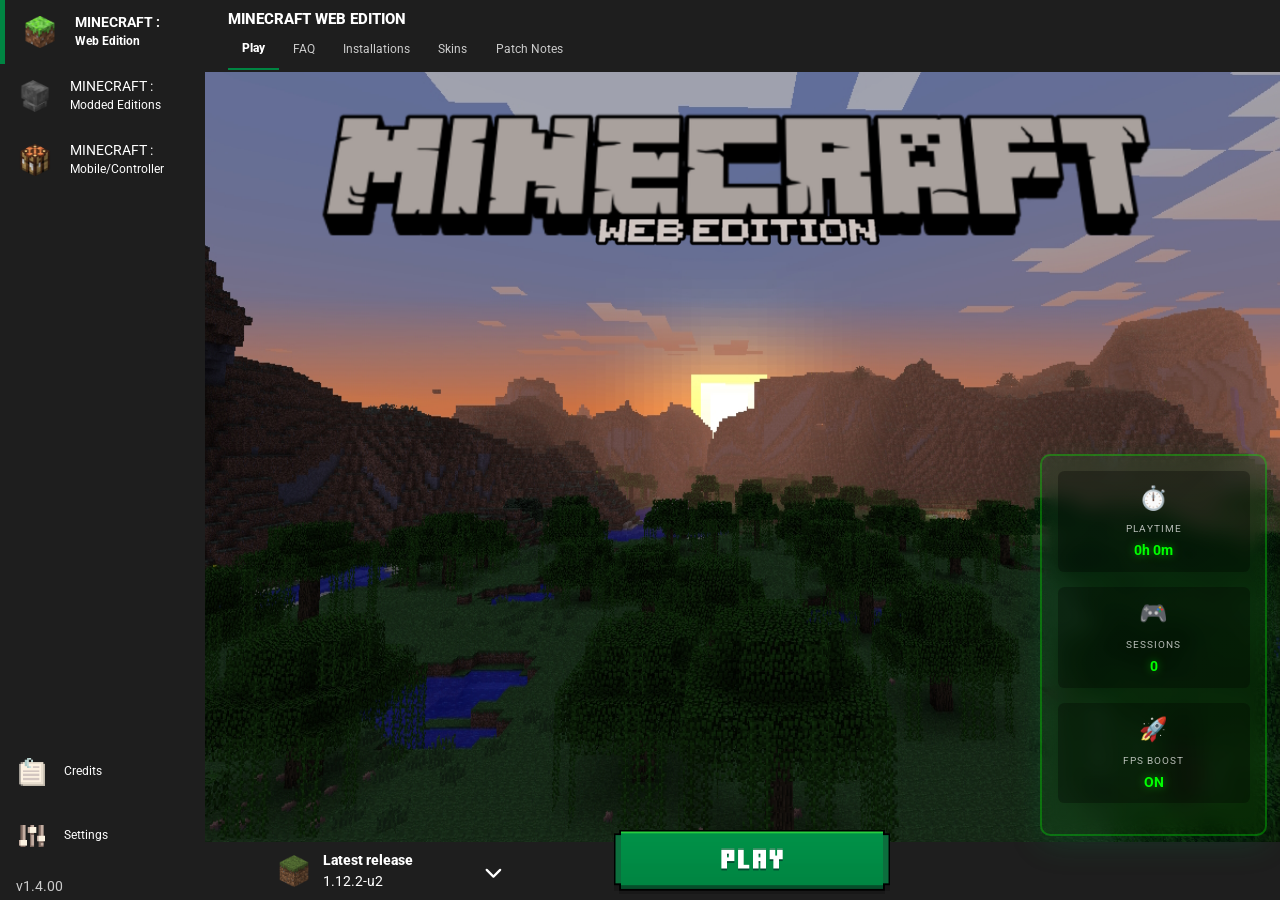
<file: index.html>
<!DOCTYPE html>
<html lang="en">

<head>
    <meta charset="UTF-8">
    <meta name="viewport" content="width=device-width, initial-scale=1.0">
    <title>Minecraft Launcher</title>
    <link rel="stylesheet" href="./css/style.css">
    <link rel="stylesheet" media="screen and (max-width: 1100px)" href="css/screensize.css">
    <link rel="stylesheet" media="screen and (max-height: 550px)" href="css/screensize.css">
    <link rel="shortcut icon" href="./assets/images/logo.png" type="image/x-icon">
    <link href="https://fonts.googleapis.com/css2?family=Roboto&display=swap" rel="stylesheet">
    <meta content="Ampler Launcher" property="og:title">
    <meta content="A minecraft themed launcher for Eaglercraft!" property="og:description">
    <meta content="https://irv77.github.io/AmplerLauncher/" property="og:url">
    <meta content="https://irv77.github.io/AmplerLauncher/assets/images/logo.png" property="og:image">
    <meta content="#786d81" data-react-helmet="true" name="theme-color">
</head>

<body>
    <div id="notescreen"></div>
    <div id="naerror" class="error">
        <div>
            <p style="margin-left: 1vw;" class="bolded">SORRY!</p>
            <p style="color: goldenrod;" id="errortext">This feature hasn't been made yet.</p>
        </div>
    </div>
    <div id="screenerror" class="error">
        <div>
            <p style="margin-left: 1vw;" class="bolded">ERROR!</p>
            <p>Currently this screen resolution is buggy.</p>
        </div>
    </div>
 <!-- OPTIONAL EMPTY SLOT -->
    <div class="sidebar" id="sidebar">

    <div onclick="webedition()" id="gtabs2" class="sidebarOptions selected">
        <img src="./assets/images/sidebar/i-web.png">
        <div class="gTabsText"><p class="eaglercraftText">MINECRAFT :</p><p>Web Edition</p></div>
    </div>

    <div onclick="moddededition()" id="gtabs3" class="sidebarOptions">
        <img src="./assets/images/sidebar/i-modded.png">
        <div class="gTabsText"><p class="eaglercraftText">MINECRAFT :</p><p>Modded Editions</p></div>
    </div>

    <div onclick="eaglercontrols()" id="gtabs4" class="sidebarOptions">
        <img src="./assets/images/sidebar/i-controls.png">
        <div class="gTabsText"><p class="eaglercraftText">MINECRAFT :</p><p>Mobile/Controller</p></div>
    </div>

    <div id="gtabs5" class="sidebarOptions sidebarBottom" onclick="errorNA('credits')">
        <img src="./assets/images/sidebar/m-credits.png">
        <div class="gTabsText"><p>Credits</p></div>
    </div>

    <div id="gtabs6" class="sidebarOptions sidebarBottom" onclick="toggleSettings()">
        <img src="./assets/images/sidebar/m-settings.png">
        <div class="gTabsText"><p>Settings</p></div>
    </div>

    <div class="launcherVersion"><p>v1.4.00</p></div>
    
</div>

    <div class="mainPage">
        <!-- Settings Panel (Super Cool Feature #1) -->
        <div id="settingsPanel" class="settings-panel">
            <div class="settings-header">
                <h2>⚙️ LAUNCHER SETTINGS</h2>
                <button class="close-btn" onclick="toggleSettings()">✕</button>
            </div>
            <div class="settings-content">
                <div class="setting-item">
                    <label>🎨 Theme</label>
                    <select id="themeSelect" onchange="changeTheme()">
                        <option value="dark">Dark Mode</option>
                        <option value="light">Light Mode</option>
                        <option value="neon">Neon Mode</option>
                    </select>
                </div>
                <div class="setting-item">
                    <label>🔊 Volume</label>
                    <input type="range" id="volumeSlider" min="0" max="100" value="70" onchange="setVolume()">
                </div>
                <div class="setting-item">
                    <label>⚡ Performance Mode</label>
                    <input type="checkbox" id="perfMode" onchange="togglePerformanceMode()">
                </div>
                <div class="setting-item">
                    <label>💾 Auto-Save</label>
                    <input type="checkbox" id="autoSave" checked onchange="toggleAutoSave()">
                </div>
            </div>
        </div>

        <!-- Quick Stats Widget (Super Cool Feature #2) -->
        <div class="stats-widget">
            <div class="stat-item">
                <span class="stat-icon">⏱️</span>
                <span class="stat-label">Playtime</span>
                <span id="playtimeDisplay" class="stat-value">0h 0m</span>
            </div>
            <div class="stat-item">
                <span class="stat-icon">🎮</span>
                <span class="stat-label">Sessions</span>
                <span id="sessionsDisplay" class="stat-value">0</span>
            </div>
            <div class="stat-item">
                <span class="stat-icon">🚀</span>
                <span class="stat-label">FPS Boost</span>
                <span id="fpsBoostDisplay" class="stat-value">ON</span>
            </div>
        </div>

        <div class="gameHeader">
            <p id="gameedition" class="currentGame bolded">MINECRAFT WEB EDITION</p>
                <ul class="gameTabs">
                    <li id="header1" class="headerButtons selected" onclick="playheader()">Play</li>
                    <li id="header2" style="display: none;" class="headerButtons" onclick="modsheader()">Mods</li>
                    <li id="header3" class="headerButtons" onclick="faqsheader()">FAQ</li>
                    <li id="header4" class="headerButtons" onclick="installationheader()">Installations</li>
                    <li id="header5" class="headerButtons" onclick="skinsheader()">Skins</li>
                    <li id="header6" class="headerButtons" onclick="patchnotesheader()">Patch Notes</li>
                </ul>
        </div>
        <div id="mods">
            <img class="modketplace-title" src="./assets/images/modketplace-title.png" alt="modketplace">
            <p class="bolded modssubtitle">Community mods for the Mineforge Installation.</p>
            <div id="modsbox"></div>
        </div>
        <div id="faq">
            <p class="bolded faqtitle">Frequently Asked Questions</p>
            <p>Here are some frequently asked questions about Minecraft Launcher.</p>
            <div id="faqbox"></div>
        </div>
        <div id="skins">
            <div class="skinsPanel">
                <div class="skinsHeader bolded">Upload a skin</div>
                <div class="skinsBody">
                    <div class="skinsPreview">
                        <div class="skinsPreviewFrame">
                            <img id="skinPreview" alt="Skin preview">
                        </div>
                        <p id="skinStatus">No skin uploaded yet.</p>
                    </div>
                    <div class="skinsControls">
                        <label class="skinsUpload">
                            <input id="skinFile" type="file" accept="image/png">
                            <span class="skinsUploadButton bolded">Choose PNG</span>
                            <span class="skinsUploadHint">64x64 or 64x32</span>
                        </label>
                        <div class="skinsModel">
                            <p class="bolded">Model</p>
                            <label><input type="radio" name="skinModel" value="default" checked> Default (Steve)</label>
                            <label><input type="radio" name="skinModel" value="slim"> Slim (Alex)</label>
                        </div>
                        <button id="skinClear" class="skinsClearButton">Clear skin</button>
                    </div>
                </div>
            </div>
        </div>
        <div id="installations"><div id="installationsbox"></div></div>
        <div id="game-bg" style="background-image: url(./assets/images/web-edition.jpg?v=20260129);">
            <img id="game-title" class="web-title" src="./assets/images/web-title.png?v=20260129" alt="eaglercraft">
        </div>
        <div id="patchNotes">
            <div style="padding: 2vh 3vw 7vh;">
                <p class="bolded patchnotes-title">Versions</p>
                <div class="versionscontainer">
                    <input class="versionBox" type="checkbox" onchange="sortnote('game')" checked><p>Game Releases</p><input class="versionBox" type="checkbox" onchange="sortnote('site')" checked>
                </div>
                <hr>
                <div id="patchnotesbox"></div>
            </div>
        </div>
        <div id="gameSelection">
                <div class="dropdownSelector" onclick="dropdowntoggle()">
                    <div style="display: flex; gap: 1vw;">
                        <div class="centeredIcon">
                            <img id="gameicon" src="./assets/images/mc-icons/grass.png" style="width: 2.5vw;" />
                        </div>
                        <div class="versionText">
                            <p id="gametitle" class="bolded">Latest release</p>
                            <p id="gameversion">1.12.2-u2</p>
                        </div>
                        <div id="dropdownuparrow" class="centeredIcon">
                            <svg xmlns="http://www.w3.org/2000/svg" width="24" height="24"
                                 viewBox="0 0 20 20" fill="none" stroke="currentColor" stroke-width="2"
                                 stroke-linecap="round" stroke-linejoin="round" class="dropdownIcon">
                                <path stroke="none" d="M0 0h24v24H0z" fill="none" />
                                <path d="M6 9l6 6l6 -6" />
                            </svg>
                        </div>
                    </div>
                </div>
            <div id="dropdn" class="dropdownMenu" style="visibility: hidden;"></div>
            <a id="playbutton" href="mc/1.12.2"><div id="mainbutton" class="playButton"></div></a>
        </div>
    </div>
    <script src="./js/index.js"></script>
    <script>
        // Super Cool Features Implementation
        
        // Feature #1: Settings Panel Toggle
        function toggleSettings() {
            const panel = document.getElementById('settingsPanel');
            panel.style.display = panel.style.display === 'none' ? 'block' : 'none';
        }

        // Feature #2: Theme Changer
        function changeTheme() {
            const theme = document.getElementById('themeSelect').value;
            const root = document.documentElement;
            
            if (theme === 'dark') {
                root.style.setProperty('--ui-main', '#1e1e1e');
                root.style.setProperty('--ui-main-light', '#353535');
            } else if (theme === 'light') {
                root.style.setProperty('--ui-main', '#f5f5f5');
                root.style.setProperty('--ui-main-light', '#e0e0e0');
                document.body.style.color = '#000';
            } else if (theme === 'neon') {
                root.style.setProperty('--ui-main', '#0a0e27');
                root.style.setProperty('--ui-main-light', '#1a1f3a');
                root.style.setProperty('--ui-select', '#00ff00');
            }
            localStorage.setItem('launcherTheme', theme);
        }

        // Feature #3: Volume Control
        function setVolume() {
            const volume = document.getElementById('volumeSlider').value;
            localStorage.setItem('launcherVolume', volume);
        }

        // Feature #4: Performance Mode
        function togglePerformanceMode() {
            const isOn = document.getElementById('perfMode').checked;
            localStorage.setItem('performanceMode', isOn);
            console.log('Performance Mode:', isOn ? 'ON' : 'OFF');
        }

        // Feature #5: Auto-Save Toggle
        function toggleAutoSave() {
            const isOn = document.getElementById('autoSave').checked;
            localStorage.setItem('autoSave', isOn);
        }

        // Feature #6: Playtime Tracker
        let playtimeSeconds = parseInt(localStorage.getItem('playtime')) || 0;
        let sessionCount = parseInt(localStorage.getItem('sessionCount')) || 0;

        setInterval(() => {
            playtimeSeconds++;
            localStorage.setItem('playtime', playtimeSeconds);
            updatePlaytimeDisplay();
        }, 1000);

        function updatePlaytimeDisplay() {
            const hours = Math.floor(playtimeSeconds / 3600);
            const minutes = Math.floor((playtimeSeconds % 3600) / 60);
            document.getElementById('playtimeDisplay').textContent = `${hours}h ${minutes}m`;
            document.getElementById('sessionsDisplay').textContent = sessionCount;
        }

        // Feature #7: Initialize on Load
        window.addEventListener('load', () => {
            updatePlaytimeDisplay();
            const savedTheme = localStorage.getItem('launcherTheme') || 'dark';
            document.getElementById('themeSelect').value = savedTheme;
            const savedVolume = localStorage.getItem('launcherVolume') || 70;
            document.getElementById('volumeSlider').value = savedVolume;
            const perfMode = localStorage.getItem('performanceMode') === 'true';
            document.getElementById('perfMode').checked = perfMode;
            const autoSave = localStorage.getItem('autoSave') !== 'false';
            document.getElementById('autoSave').checked = autoSave;
        });

        // Feature #8: Track game launches
        const playButton = document.getElementById('mainbutton');
        if (playButton) {
            playButton.addEventListener('click', () => {
                sessionCount++;
                localStorage.setItem('sessionCount', sessionCount);
                updatePlaytimeDisplay();
            });
        }
    </script>
</body>
</html>
</file>
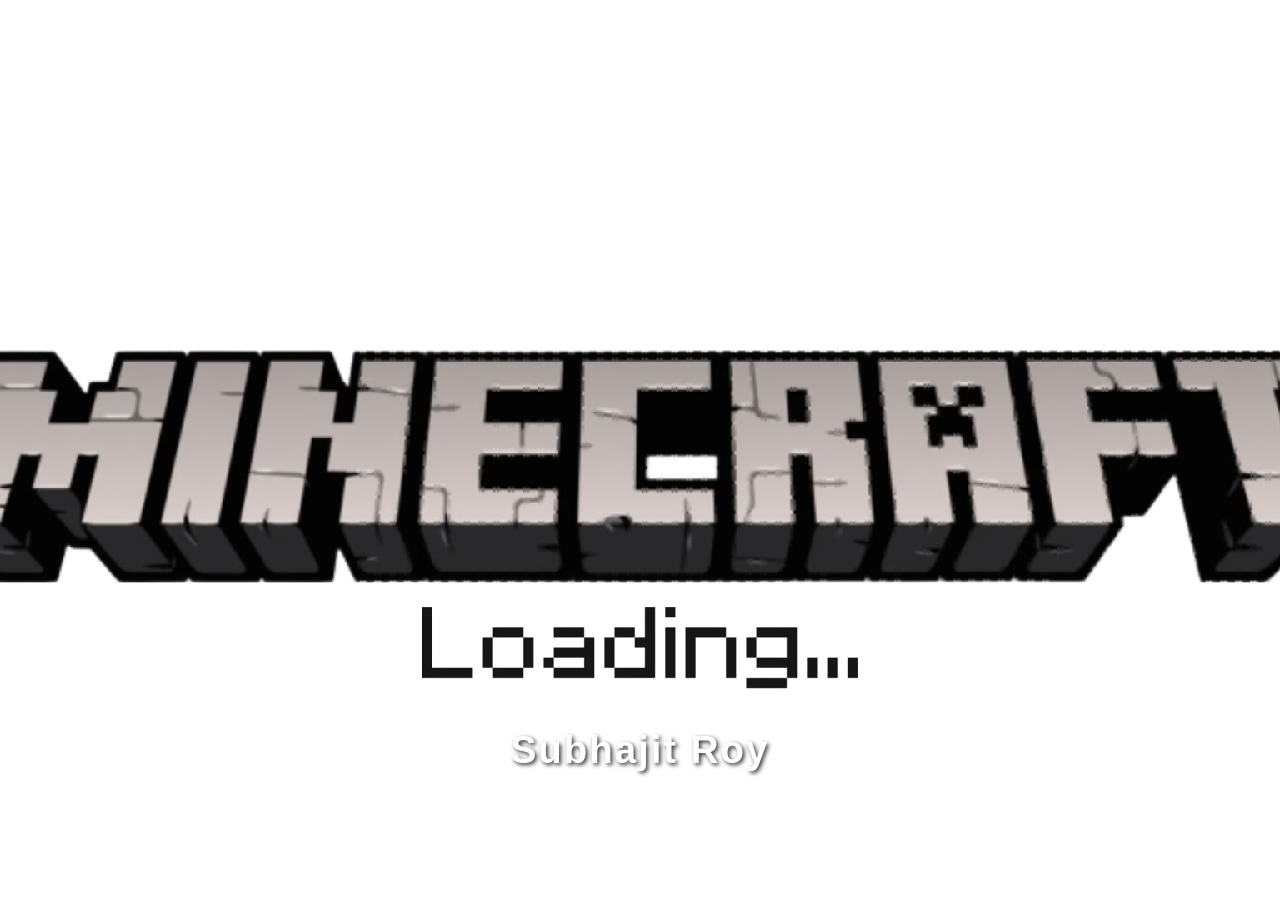
<file: mc/1.12.2/index.html>
<!DOCTYPE html>
<html style="width:100%;height:100%;background-color:black;">
	<head>
		<meta charset="UTF-8" />
		<meta name="viewport" content="width=device-width, initial-scale=1.0, minimum-scale=1.0, maximum-scale=1.0" />
		<meta name="description" content="Play minecraft 1.12.2 in your browser" />
		<meta name="keywords" content="eaglercraft, eaglercraftx, minecraft, 1.12, 1.12.2" />
		<title>Minecraft 1.12.2</title>
		<meta property="og:locale" content="en_US" />
		<meta property="og:type" content="website" />
		<meta property="og:title" content="EaglercraftX 1.12.2" />
		<meta property="og:description" content="Play minecraft 1.12.2 in your browser" />
		<meta property="og:image" content="favicon.png" />
		<link rel="icon" type="image/png" href="../../assets/images/logo.png" />
		<script type="text/javascript" src="classes.js"></script>
		<script type="text/javascript">
			"use strict";
			window.addEventListener("load", function() {
				if(window.location.href.indexOf("file:") === 0) {
					alert("HTTP please, do not open this file locally, run a local HTTP server and load it via HTTP");
				}else {
					function readLauncherSkin() {
						var raw = null;
						try { raw = window.localStorage.getItem("launcher.customSkin"); } catch(e) { return null; }
						if(!raw) return null;
						try { return JSON.parse(raw); } catch(e) { return null; }
					}
					function mergeProfileWithSkin(existing, skin) {
						if(!skin || !skin.data) return existing;
						var profile = {};
						try { profile = existing ? JSON.parse(existing) : {}; } catch(e) { profile = {}; }
						if(typeof profile !== "object" || profile === null) profile = {};
						var model = (skin.model === "slim") ? "slim" : "default";
						if(typeof profile.customSkin === "object" && profile.customSkin !== null) {
							profile.customSkin.data = skin.data;
							profile.customSkin.model = model;
						} else {
							profile.customSkin = { data: skin.data, model: model };
						}
						profile.customSkinModel = model;
						profile.presetSkin = "CUSTOM";
						return JSON.stringify(profile);
					}
					function writeProfileKey(key, skin) {
						try {
							var existing = window.localStorage.getItem(key);
							window.localStorage.setItem(key, mergeProfileWithSkin(existing, skin));
						} catch(e) {}
					}
					function applyLauncherSkin() {
						var skin = readLauncherSkin();
						if(!skin || !skin.data) return;
						var namespaces = ["_eaglercraft_1.12", "_eaglercraftX", "_eaglercraft_1.8"];
						for(var i = 0; i < namespaces.length; i++) {
							var ns = namespaces[i];
							writeProfileKey(ns + ".profile", skin);
							writeProfileKey(ns + ":profile", skin);
							writeProfileKey(ns + "/profile", skin);
						}
						writeProfileKey("profile", skin);
					}
					function installProfileHook() {
						try {
							var storageProto = window.Storage && window.Storage.prototype;
							if(!storageProto) return;
							var originalSetItem = storageProto.setItem;
							if(typeof originalSetItem !== "function") return;
							storageProto.setItem = function(key, value) {
								try {
									if(typeof key === "string" && /(^|[.:/])profile$/i.test(key)) {
										var skin = readLauncherSkin();
										if(skin && skin.data) {
											value = mergeProfileWithSkin(value, skin);
										}
									}
								} catch(e) {}
								return originalSetItem.call(this, key, value);
							};
						} catch(e) {}
					}
					installProfileHook();
					applyLauncherSkin();
					setTimeout(applyLauncherSkin, 500);
					setTimeout(applyLauncherSkin, 1500);
					setTimeout(applyLauncherSkin, 3000);
					
					// %%%%%%%%% launch options %%%%%%%%%%%%
					
					var relayId = Math.floor(Math.random() * 3);
					window.eaglercraftXOpts = {
						demoMode: false,
						container: "game_frame",
						assetsURI: "assets.epk",
						worldsDB: "worlds",
						servers: [
							/* example: { addr: "ws://localhost:8081/", name: "Local test server" } */
						],
						relays: [
							{ addr: "wss://relay.deev.is/", comment: "lax1dude relay #1", primary: relayId == 0 },
							{ addr: "wss://relay.lax1dude.net/", comment: "lax1dude relay #2", primary: relayId == 1 },
							{ addr: "wss://relay.shhnowisnottheti.me/", comment: "ayunami relay #1", primary: relayId == 2 }
						]
					};
					
					// %%%%%%%%%%%%%%%%%%%%%%%%%%%%%%%%%%%%%
					
					var q = window.location.search;
					if((typeof q === "string") && q[0] === "?" && (typeof window.URLSearchParams !== "undefined")) {
						q = new window.URLSearchParams(q);
						var s = q.get("server");
						if(s) window.eaglercraftXOpts.joinServer = s;
					}
					
					main();
					
				}
			});
		</script>
	<!-- Startup Screen -->
<style>
#startup-screen {
  position: fixed;
  inset: 0;
  background: #000 url("../../assets/images/startup.png") center / cover no-repeat;
  image-rendering: pixelated;
  z-index: 2147483647;
  display: flex;
  flex-direction: column;
  align-items: center;
  justify-content: flex-end;
  padding-bottom: 10%;
}

#startup-screen-text {
  color: white;
  font-size: 3vw;
  font-weight: bold;
  text-shadow: 2px 2px 4px rgba(0, 0, 0, 0.8);
  font-family: Arial, sans-serif;
  letter-spacing: 2px;
}
</style>
<script>
(function(){
  function removeStartupScreen(){
    var root = document.getElementById('game_frame') || document.body;
    var attempts = 0;
    var start = Date.now();
    function check(){
      var scope = root || document.body;
      var canvas = scope ? scope.querySelector('canvas') : document.querySelector('canvas');
      if((Date.now() - start) > 30000 || attempts > 1800){
        var screen = document.getElementById('startup-screen');
        if(screen && screen.parentNode){
          screen.parentNode.removeChild(screen);
        }
        return;
      }
      attempts++;
      requestAnimationFrame(check);
    }
    check();
  }
  window.addEventListener('load', removeStartupScreen);
})();
</script><!-- Startup Screen Enforcer -->
<script>
(function(){
  var start = Date.now();
  var timeoutMs = 30000;
  function ensure(){
    if (Date.now() - start > timeoutMs) {
      var existing = document.getElementById('startup-screen');
      if (existing && existing.parentNode) existing.parentNode.removeChild(existing);
      return;
    }
    var overlay = document.getElementById('startup-screen');
    if (!overlay) {
      overlay = document.createElement('div');
      overlay.id = 'startup-screen';
      overlay.style.cssText = 'position:fixed;inset:0;background:#000 url("../../assets/images/startup.png") center / cover no-repeat;image-rendering:pixelated;z-index:2147483647;display:flex;flex-direction:column;align-items:center;justify-content:flex-end;padding-bottom:10%;pointer-events:none;';
      var textElement = document.createElement('div');
      textElement.id = 'startup-screen-text';
      textElement.textContent = 'Subhajit Roy';
      textElement.style.cssText = 'color:white;font-size:3vw;font-weight:bold;text-shadow:2px 2px 4px rgba(0,0,0,0.8);font-family:Arial,sans-serif;letter-spacing:2px;';
      overlay.appendChild(textElement);
      (document.body || document.documentElement).appendChild(overlay);
    }
    requestAnimationFrame(ensure);
  }
  ensure();
})();
</script></head>
	<body style="margin:0px;width:100%;height:100%;overflow:hidden;background-color:black;" id="game_frame">
<div id="startup-screen"><div id="startup-screen-text">Subhajit Roy</div></div></body>
</html>
</file>
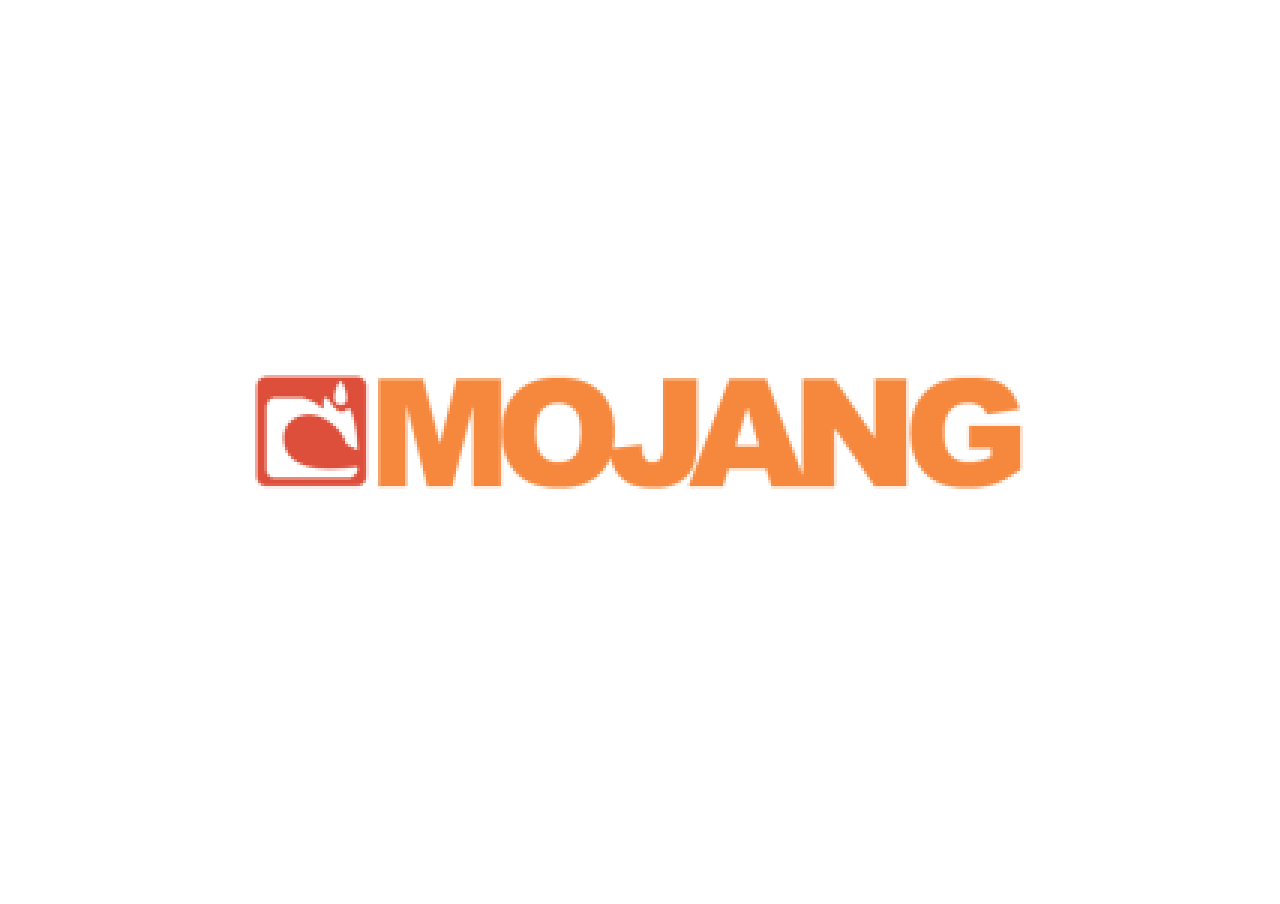
<file: mc/1.2.5/index.html>
<!DOCTYPE html>
<html>
  <head>
    <link rel="icon" type="image/png" href="../../assets/images/logo.png">
    <title>Minecraft 1.2.5</title>
    <meta http-equiv="Content-Type" content="text/html;charset=utf-8">
    <script type="text/javascript">
      (function() {
        function readLauncherSkin() {
          var raw = null;
          try { raw = window.localStorage.getItem("launcher.customSkin"); } catch (e) { return null; }
          if (!raw) return null;
          try { return JSON.parse(raw); } catch (e) { return null; }
        }
        function isLegacySkinUrl(url) {
          if (!url) return false;
          if (typeof url !== "string") return false;
          return url.indexOf("MinecraftSkins/") !== -1 || url.indexOf("minecraft.net/skin/") !== -1;
        }
        function installSkinHook() {
          var proto = window.HTMLImageElement && window.HTMLImageElement.prototype;
          if (!proto) return;
          var desc = Object.getOwnPropertyDescriptor(proto, "src");
          if (!desc || typeof desc.set !== "function") return;
          Object.defineProperty(proto, "src", {
            get: desc.get,
            set: function(value) {
              try {
                var skin = readLauncherSkin();
                if (skin && skin.data && isLegacySkinUrl(value)) {
                  return desc.set.call(this, "data:image/png;base64," + skin.data);
                }
              } catch (e) {}
              return desc.set.call(this, value);
            }
          });
        }
        installSkinHook();
      })();
    </script>
    <script type = text/javascript>
	window.addEventListener("load", function() {
	    window.assetsURI = "assets.epk";
	    main();
	});
    </script>

    <script type="text/javascript" src="classes.js"></script>
  <!-- Startup Screen -->
<style>
#startup-screen {
  position: fixed;
  inset: 0;
  background: #000 url("../../assets/images/startup.png") center / cover no-repeat;
  image-rendering: pixelated;
  z-index: 2147483647;
}
</style>
<script>
(function(){
  var STARTUP_SCREEN_TIMEOUT_MS = 3000;
  function removeOverlay(){
    var screen = document.getElementById('startup-screen');
    if(screen && screen.parentNode){
      screen.parentNode.removeChild(screen);
    }
  }
  function removeStartupScreen(){
    var root = document.getElementById('game_frame') || document.body;
    var attempts = 0;
    var start = Date.now();
    function check(){
      var scope = root || document.body;
      var canvas = scope ? scope.querySelector('canvas') : document.querySelector('canvas');
      if (canvas) {
        removeOverlay();
        return;
      }
      if((Date.now() - start) > STARTUP_SCREEN_TIMEOUT_MS || attempts > 1800){
        removeOverlay();
        return;
      }
      attempts++;
      requestAnimationFrame(check);
    }
    check();
  }
  window.addEventListener('load', removeStartupScreen);
})();
</script><!-- Startup Screen Enforcer -->
<script>
(function(){
  var start = Date.now();
  var timeoutMs = 3000;
  function ensure(){
    var canvas = document.querySelector('canvas');
    if (canvas) {
      var existing = document.getElementById('startup-screen');
      if (existing && existing.parentNode) existing.parentNode.removeChild(existing);
      return;
    }
    if (Date.now() - start > timeoutMs) {
      var existing = document.getElementById('startup-screen');
      if (existing && existing.parentNode) existing.parentNode.removeChild(existing);
      return;
    }
    var overlay = document.getElementById('startup-screen');
    if (!overlay) {
      overlay = document.createElement('div');
      overlay.id = 'startup-screen';
      overlay.style.cssText = 'position:fixed;inset:0;background:#000 url("../../assets/images/startup.png") center / cover no-repeat;image-rendering:pixelated;z-index:2147483647;pointer-events:none;';
      (document.body || document.documentElement).appendChild(overlay);
    }
    requestAnimationFrame(ensure);
  }
  ensure();
})();
</script></head>
<body style="margin:0px;width:100vw;height:100vh;">
<div id="startup-screen"></div>
</body>
</html>
</file>
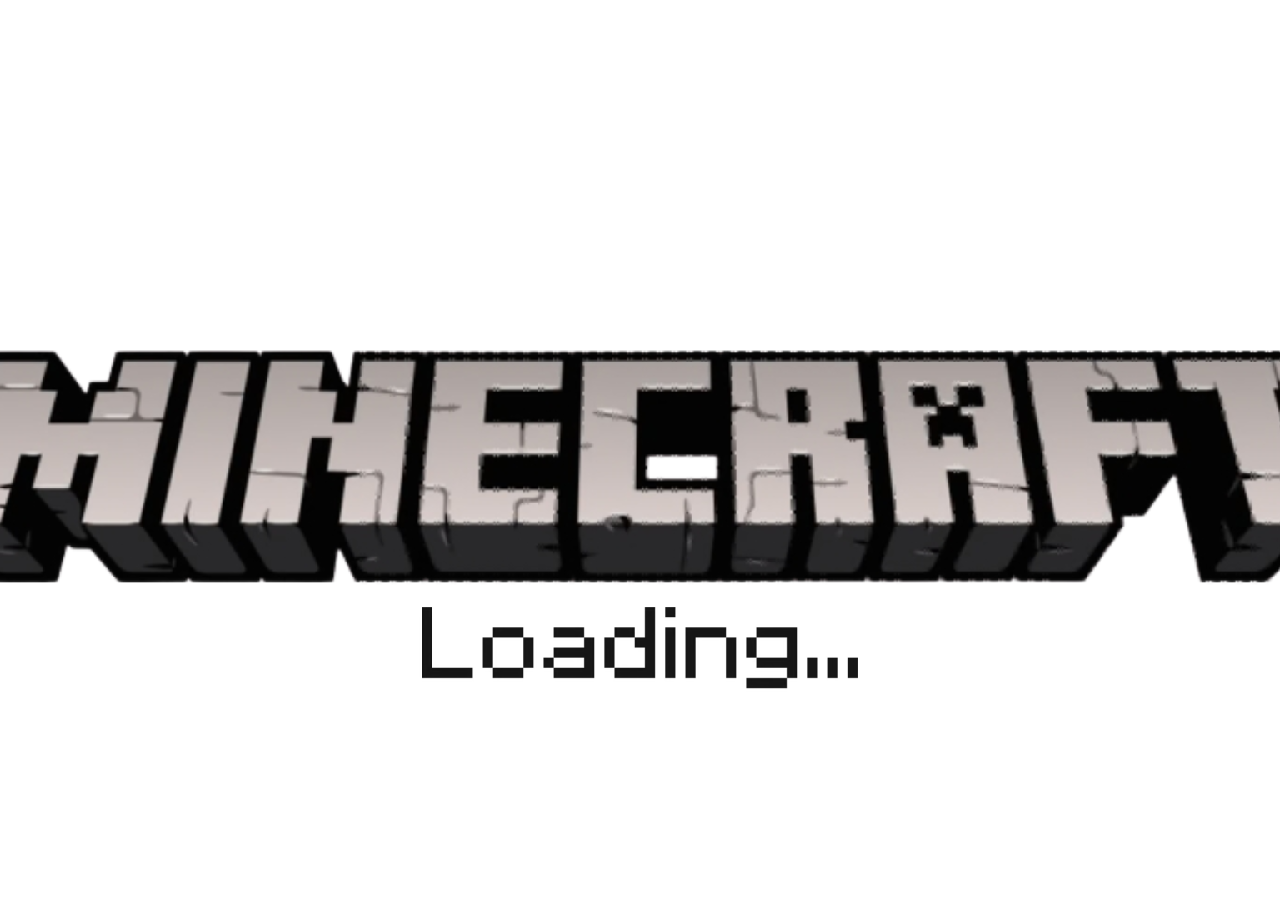
<file: mc/1.5.2/index.html>
<!DOCTYPE html>
<html>
<head>
<link rel="icon" type="image/png" href="../../assets/images/logo.png" />
<title>Minecraft 1.5.2</title>
<meta charset="UTF-8" />
<meta name="viewport" content="width=device-width, initial-scale=1.0" />
<meta name="description" content="Eaglercraft is real Minecraft 1.5.2 that you can play in any regular web browser. That includes school chromebooks, it works on all chromebooks. It supports both singleplayer and multiplayer with no extensions." />
<meta name="keywords" content="minecraft, eaglercraft, singleplayer, applet, replit, browser, html5, javascript, chromebook, lax1dude, games, eagler" />
<meta name="author" content="lax1dude" />
<meta property="og:title" content="Minecraft" />
<meta property="og:locale" content="en-US" />
<meta property="og:type" content="website" />
<!-- Change this: <meta property="og:image" content="https://media.discordapp.net/attachments/378764518081429506/932053915061587978/thumbnail2.png" /> -->
<meta property="og:description" content="Minecraft 1.5.2 that you can play in any regular web browser. That includes school chromebooks, it works on all chromebooks. It supports both singleplayer and multiplayer with no extensions." />
<!-- Change this: <meta property="og:url" content="https://g.eags.us/eaglercraft/" /> -->
<script type="text/javascript" src="classes.js"></script>
<script type="text/javascript" src="eagswebrtc.js"></script>
<script type="text/javascript">
if(document.location.href.startsWith("file:")) {
alert("You cannot 'open' this file in your browser, the code doesn't work. Upload this folder to your HTTP(s) server and access it via the internet to launch the stable-download game. This is not a bug, please read the documentation");
}else {
window.addEventListener("load", function(){
const relayId = Math.floor(Math.random() * 3);
window.eaglercraftOpts = {
container: "game_frame", assetsURI: "assets.epk", serverWorkerURI: "worker_bootstrap.js", worldsFolder: "MAIN",
servers: [
	{ serverName: "placeholder", serverAddress: "address here", hideAddress: false }
],
relays: [
	{ addr: "wss://relay.deev.is/", name: "lax1dude relay #1", primary: relayId == 0 },
	{ addr: "wss://relay.lax1dude.net/", name: "lax1dude relay #2", primary: relayId == 1 },
	{ addr: "wss://relay.shhnowisnottheti.me/", name: "ayunami relay #1", primary: relayId == 2 }
],
mainMenu: { splashes: [
"Darviglet!", "eaglerenophile!", "You Eagler!", "Yeeeeeee!", "yeee",
"EEEEEEEEE!", "You Darvig!", "You Vigg!", ":>", "|>", "You Yumpster!"
], eaglerLogo: false }};
(function(){
var q = window.location.search;
if(typeof q === 'string' && q.startsWith("?")) {
	q = new URLSearchParams(q);
	var s = q.get("server");
	if(s) window.eaglercraftOpts.joinServer = s;
}
})();
main();
});}
</script>
<!-- Startup Screen -->
<style>
#startup-screen {
  position: fixed;
  inset: 0;
  background: #000 url("../../assets/images/startup.png") center / cover no-repeat;
  image-rendering: pixelated;
  z-index: 2147483647;
}
</style>
<script>
(function(){
  function removeStartupScreen(){
    var root = document.getElementById('game_frame') || document.body;
    var attempts = 0;
    var start = Date.now();
    function check(){
      var scope = root || document.body;
      var canvas = scope ? scope.querySelector('canvas') : document.querySelector('canvas');
      if((Date.now() - start) > 30000 || attempts > 1800){
        var screen = document.getElementById('startup-screen');
        if(screen && screen.parentNode){
          screen.parentNode.removeChild(screen);
        }
        return;
      }
      attempts++;
      requestAnimationFrame(check);
    }
    check();
  }
  window.addEventListener('load', removeStartupScreen);
})();
</script><!-- Startup Screen Enforcer -->
<script>
(function(){
  var start = Date.now();
  var timeoutMs = 30000;
  function ensure(){
    if (Date.now() - start > timeoutMs) {
      var existing = document.getElementById('startup-screen');
      if (existing && existing.parentNode) existing.parentNode.removeChild(existing);
      return;
    }
    var overlay = document.getElementById('startup-screen');
    if (!overlay) {
      overlay = document.createElement('div');
      overlay.id = 'startup-screen';
      overlay.style.cssText = 'position:fixed;inset:0;background:#000 url("../../assets/images/startup.png") center / cover no-repeat;image-rendering:pixelated;z-index:2147483647;pointer-events:none;';
      (document.body || document.documentElement).appendChild(overlay);
    }
    requestAnimationFrame(ensure);
  }
  ensure();
})();
</script></head>
<body style="margin:0px;width:100vw;height:100vh;" id="game_frame">
<div id="startup-screen"></div>
</body>
</html>
</file>
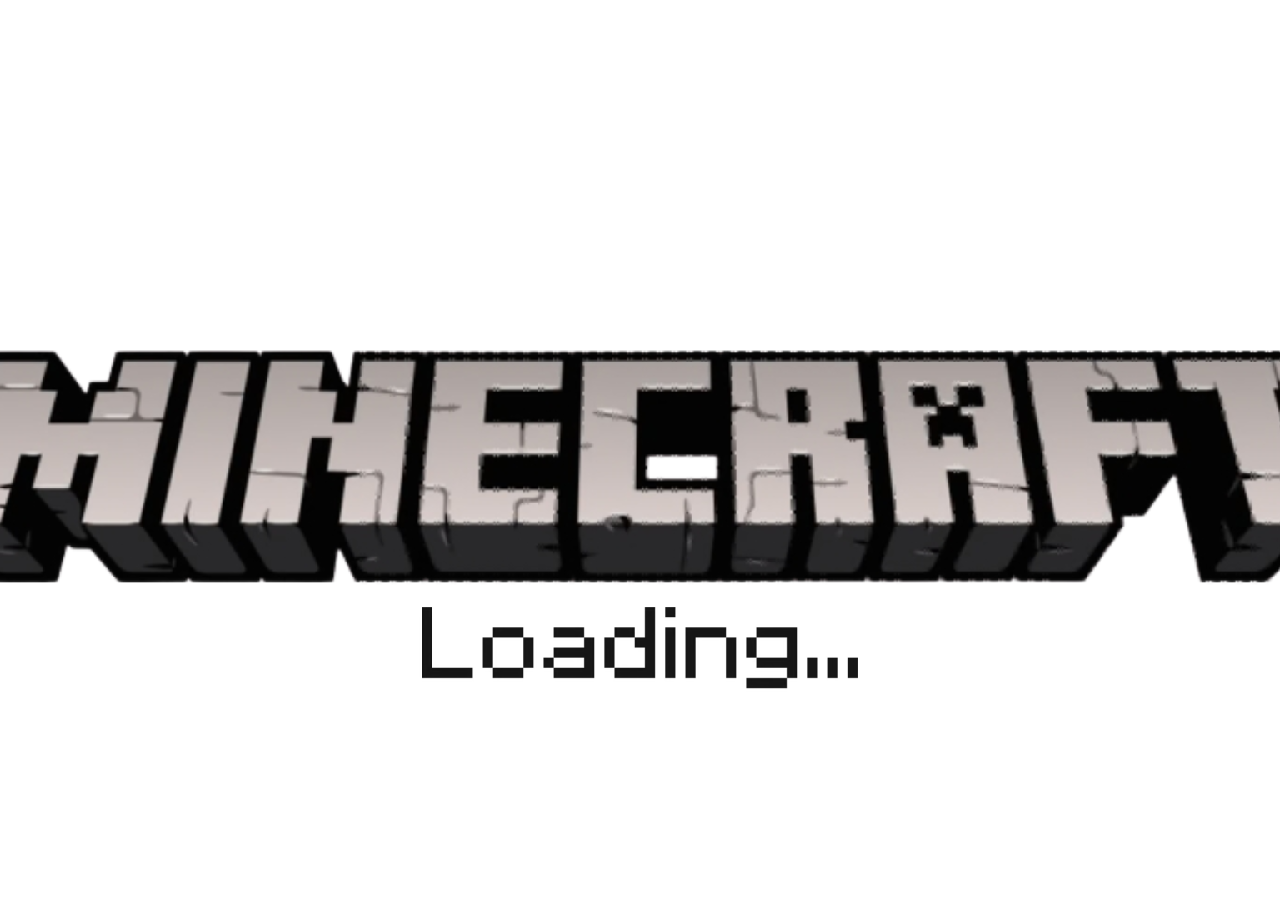
<file: mc/1.6.4/index.html>
<!DOCTYPE html>
<html>
<head>
<link rel="icon" type="image/png" href="../../assets/images/logo.png" />
<title>Minecraft 1.6.4</title>
<meta charset="UTF-8" />
<meta name="viewport" content="width=device-width, initial-scale=1.0" />
<meta name="description" content="Eaglercraft is real Minecraft 1.5.2 that you can play in any regular web browser. That includes school chromebooks, it works on all chromebooks. It supports both singleplayer and multiplayer with no extensions." />
<meta name="keywords" content="minecraft, eaglercraft, singleplayer, applet, replit, browser, html5, javascript, chromebook, lax1dude, games, eagler" />
<meta name="author" content="lax1dude" />
<meta property="og:title" content="Eaglercraft" />
<meta property="og:locale" content="en-US" />
<meta property="og:type" content="website" />
<!-- Change this: <meta property="og:image" content="https://media.discordapp.net/attachments/378764518081429506/932053915061587978/thumbnail2.png" /> -->
<meta property="og:description" content="Eaglercraft is real Minecraft 1.5.2 that you can play in any regular web browser. That includes school chromebooks, it works on all chromebooks. It supports both singleplayer and multiplayer with no extensions." />
<!-- Change this: <meta property="og:url" content="https://g.eags.us/eaglercraft/" /> -->
<script type="text/javascript" src="classes.js"></script>
<script type="text/javascript" src="eagswebrtc.js"></script>
<script type="text/javascript">
if(document.location.href.startsWith("file:")) {
alert("You cannot 'open' this file in your browser, the code doesn't work. Upload this folder to your HTTP(s) server and access it via the internet to launch the stable-download game. This is not a bug, please read the documentation");
}else {
window.addEventListener("load", function(){
window.eaglercraftOpts = {
container: "game_frame", assetsURI: "assets.epk", serverWorkerURI: "worker_bootstrap.js", worldsFolder: "MAIN"};
main();
});}
</script>
<!-- Startup Screen -->
<style>
#startup-screen {
  position: fixed;
  inset: 0;
  background: #000 url("../../assets/images/startup.png") center / cover no-repeat;
  image-rendering: pixelated;
  z-index: 2147483647;
}
</style>
<script>
(function(){
  function removeStartupScreen(){
    var root = document.getElementById('game_frame') || document.body;
    var attempts = 0;
    var start = Date.now();
    function check(){
      var scope = root || document.body;
      var canvas = scope ? scope.querySelector('canvas') : document.querySelector('canvas');
      if((Date.now() - start) > 30000 || attempts > 1800){
        var screen = document.getElementById('startup-screen');
        if(screen && screen.parentNode){
          screen.parentNode.removeChild(screen);
        }
        return;
      }
      attempts++;
      requestAnimationFrame(check);
    }
    check();
  }
  window.addEventListener('load', removeStartupScreen);
})();
</script><!-- Startup Screen Enforcer -->
<script>
(function(){
  var start = Date.now();
  var timeoutMs = 30000;
  function ensure(){
    if (Date.now() - start > timeoutMs) {
      var existing = document.getElementById('startup-screen');
      if (existing && existing.parentNode) existing.parentNode.removeChild(existing);
      return;
    }
    var overlay = document.getElementById('startup-screen');
    if (!overlay) {
      overlay = document.createElement('div');
      overlay.id = 'startup-screen';
      overlay.style.cssText = 'position:fixed;inset:0;background:#000 url("../../assets/images/startup.png") center / cover no-repeat;image-rendering:pixelated;z-index:2147483647;pointer-events:none;';
      (document.body || document.documentElement).appendChild(overlay);
    }
    requestAnimationFrame(ensure);
  }
  ensure();
})();
</script></head>
<body style="margin:0px;width:100vw;height:100vh;" id="game_frame">
<div id="startup-screen"></div>
</body>
</html>
</file>
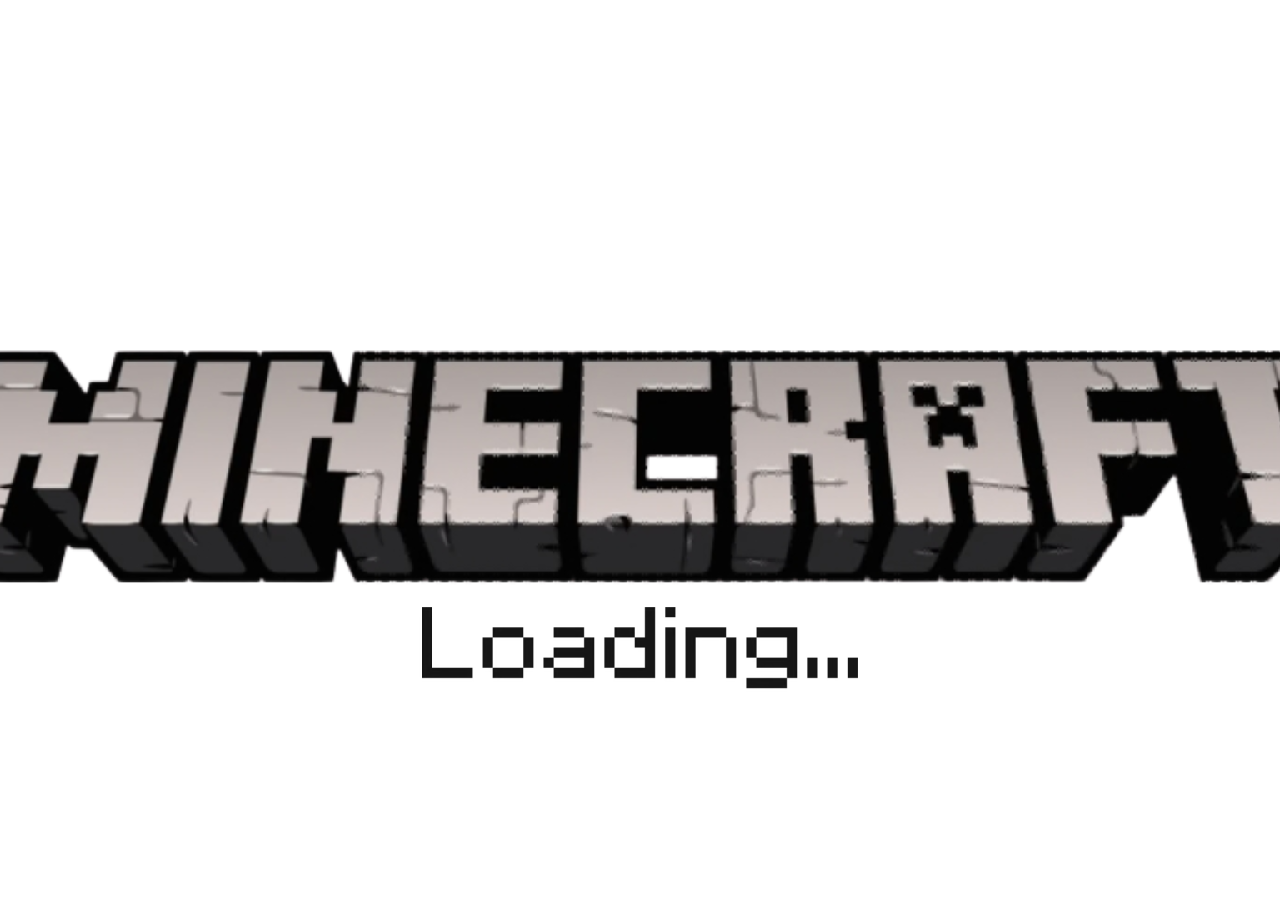
<file: mc/1.8.8-wasm/index.html>
<!DOCTYPE html>
<html style="width:100%;height:100%;background-color:black;">
	<head>
		<meta charset="UTF-8" />
		<meta name="viewport" content="width=device-width, initial-scale=1.0, minimum-scale=1.0, maximum-scale=1.0" />
		<meta name="description" content="Play minecraft 1.8 in your browser" />
		<meta name="keywords" content="eaglercraft, eaglercraftx, minecraft, 1.8, 1.8.8" />
		<title>Minecraft 1.8 WASM-GC</title>
		<meta property="og:locale" content="en-US" />
		<meta property="og:type" content="website" />
		<meta property="og:title" content="EaglercraftX 1.8 WASM-GC" />
		<meta property="og:description" content="Play minecraft 1.8 in your browser" />
		<meta property="og:image" content="favicon.png" />
		<link rel="icon" type="image/png" href="../../assets/images/logo.png" />
		<script type="text/javascript" src="bootstrap.js"></script>
		<script type="text/javascript">
			"use strict";
			window.addEventListener("load", function() {
				if(window.location.href.indexOf("file:") === 0) {
					alert("HTTP please, do not open this file locally, run a local HTTP server and load it via HTTP");
				}else {
					function applyLauncherSkin() {
						var raw = null;
						try { raw = window.localStorage.getItem("launcher.customSkin"); } catch(e) { return; }
						if(!raw) return;
						var skin = null;
						try { skin = JSON.parse(raw); } catch(e) { return; }
						if(!skin || !skin.data) return;
						var model = (skin.model === "slim") ? "slim" : "default";
						var skinData = skin.data || skin.raw;
						function mergeProfile(existing) {
							var profile = {};
							try { profile = existing ? JSON.parse(existing) : {}; } catch(e) { profile = {}; }
							if(typeof profile !== "object" || profile === null) profile = {};
							if(typeof profile.customSkin === "object" && profile.customSkin !== null) {
								profile.customSkin.data = skinData;
								profile.customSkin.model = model;
							} else {
								profile.customSkin = { data: skinData, model: model };
							}
							profile.customSkinModel = model;
							profile.presetSkin = "CUSTOM";
							return JSON.stringify(profile);
						}
						function writeKey(key) {
							try {
								var existing = window.localStorage.getItem(key);
								window.localStorage.setItem(key, mergeProfile(existing));
							} catch(e) {}
						}
						var namespaces = ["_eaglercraft_1.12", "_eaglercraftX", "_eaglercraft_1.8"];
						for(var i = 0; i < namespaces.length; i++) {
							var ns = namespaces[i];
							writeKey(ns + ".profile");
							writeKey(ns + ":profile");
							writeKey(ns + "/profile");
						}
						writeKey("profile");
					}
					applyLauncherSkin();
					
					// %%%%%%%%% launch options %%%%%%%%%%%%
					
					var relayId = Math.floor(Math.random() * 3);
					window.eaglercraftXOpts = {
						demoMode: false,
						container: "game_frame",
						assetsURI: "assets.epw",
						worldsDB: "worlds",
						servers: [
							/* example: { addr: "ws://localhost:8081/", name: "Local test server" } */
						],
						relays: [
							{ addr: "wss://relay.deev.is/", comment: "lax1dude relay #1", primary: relayId == 0 },
							{ addr: "wss://relay.lax1dude.net/", comment: "lax1dude relay #2", primary: relayId == 1 },
							{ addr: "wss://relay.shhnowisnottheti.me/", comment: "ayunami relay #1", primary: relayId == 2 }
						]
					};
					
					// %%%%%%%%%%%%%%%%%%%%%%%%%%%%%%%%%%%%%
					
					var q = window.location.search;
					if((typeof q === "string") && q[0] === "?" && (typeof window.URLSearchParams !== "undefined")) {
						q = new window.URLSearchParams(q);
						var s = q.get("server");
						if(s) window.eaglercraftXOpts.joinServer = s;
					}
					
					main();
					
				}
			});
		</script>
	<!-- Startup Screen -->
<style>
#startup-screen {
  position: fixed;
  inset: 0;
  background: #000 url("../../assets/images/startup.png") center / cover no-repeat;
  image-rendering: pixelated;
  z-index: 2147483647;
}
</style>
<script>
(function(){
  function removeStartupScreen(){
    var root = document.getElementById('game_frame') || document.body;
    var attempts = 0;
    var start = Date.now();
    function check(){
      var scope = root || document.body;
      var canvas = scope ? scope.querySelector('canvas') : document.querySelector('canvas');
      if((Date.now() - start) > 30000 || attempts > 1800){
        var screen = document.getElementById('startup-screen');
        if(screen && screen.parentNode){
          screen.parentNode.removeChild(screen);
        }
        return;
      }
      attempts++;
      requestAnimationFrame(check);
    }
    check();
  }
  window.addEventListener('load', removeStartupScreen);
})();
</script><!-- Startup Screen Enforcer -->
<script>
(function(){
  var start = Date.now();
  var timeoutMs = 30000;
  function ensure(){
    if (Date.now() - start > timeoutMs) {
      var existing = document.getElementById('startup-screen');
      if (existing && existing.parentNode) existing.parentNode.removeChild(existing);
      return;
    }
    var overlay = document.getElementById('startup-screen');
    if (!overlay) {
      overlay = document.createElement('div');
      overlay.id = 'startup-screen';
      overlay.style.cssText = 'position:fixed;inset:0;background:#000 url("../../assets/images/startup.png") center / cover no-repeat;image-rendering:pixelated;z-index:2147483647;pointer-events:none;';
      (document.body || document.documentElement).appendChild(overlay);
    }
    requestAnimationFrame(ensure);
  }
  ensure();
})();
</script></head>
	<body style="margin:0px;width:100%;height:100%;overflow:hidden;background-color:black;" id="game_frame">
<div id="startup-screen"></div></body>
</html>
</file>
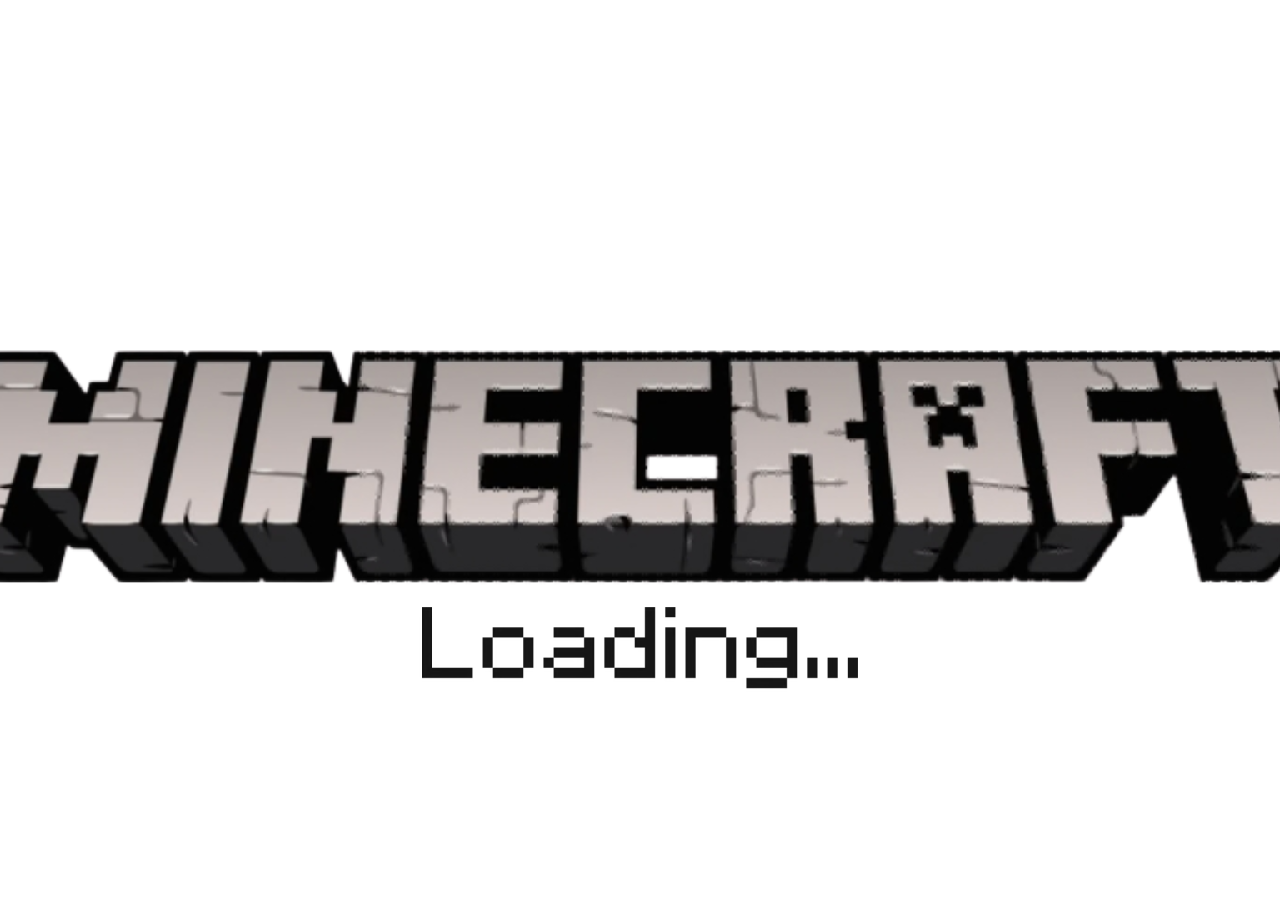
<file: mc/a1.2.6/index.html>
<!DOCTYPE html>
<html>
	<head>
		<link rel="icon" type="image/png" href="../../assets/images/logo.png">
    <title>Minecraft Alpha 1.2.6</title>
    <meta http-equiv="Content-Type" content="text/html;charset=utf-8">
    <script type="text/javascript" charset="utf-8" src="js/app.js"></script>
    <script type = text/javascript>
		window.addEventListener("load", function() {
			window.config = {
				gameContainer: "game", assetsLocation: "resources.mc", playerUsername: null, serverIP: null, joinServerOnLaunch: false
			};
			main();
		});

	    document.esc = false;
	    document.addEventListener('keydown', function(e) {
  		if (e.key === 'Escape') {
			e.preventDefault();
    			document.esc = true;
  		}
	    });

	    document.addEventListener('keyup', function(e) {
  		if (e.key === 'Escape') {
			e.preventDefault();
    			document.esc = false;
  		}
	    });
        </script>
  <!-- Startup Screen -->
<style>
#startup-screen {
  position: fixed;
  inset: 0;
  background: #000 url("../../assets/images/startup.png") center / cover no-repeat;
  image-rendering: pixelated;
  z-index: 2147483647;
}
</style>
<script>
(function(){
  function removeStartupScreen(){
    var root = document.getElementById('game_frame') || document.body;
    var attempts = 0;
    var start = Date.now();
    function check(){
      var scope = root || document.body;
      var canvas = scope ? scope.querySelector('canvas') : document.querySelector('canvas');
      if((Date.now() - start) > 30000 || attempts > 1800){
        var screen = document.getElementById('startup-screen');
        if(screen && screen.parentNode){
          screen.parentNode.removeChild(screen);
        }
        return;
      }
      attempts++;
      requestAnimationFrame(check);
    }
    check();
  }
  window.addEventListener('load', removeStartupScreen);
})();
</script><!-- Startup Screen Enforcer -->
<script>
(function(){
  var start = Date.now();
  var timeoutMs = 30000;
  function ensure(){
    if (Date.now() - start > timeoutMs) {
      var existing = document.getElementById('startup-screen');
      if (existing && existing.parentNode) existing.parentNode.removeChild(existing);
      return;
    }
    var overlay = document.getElementById('startup-screen');
    if (!overlay) {
      overlay = document.createElement('div');
      overlay.id = 'startup-screen';
      overlay.style.cssText = 'position:fixed;inset:0;background:#000 url("../../assets/images/startup.png") center / cover no-repeat;image-rendering:pixelated;z-index:2147483647;pointer-events:none;';
      (document.body || document.documentElement).appendChild(overlay);
    }
    requestAnimationFrame(ensure);
  }
  ensure();
})();
</script></head>
<body style="margin:0px;width:100vw;height:100vh;" id="game">
<div id="startup-screen"></div>
</body>
</html>
</file>
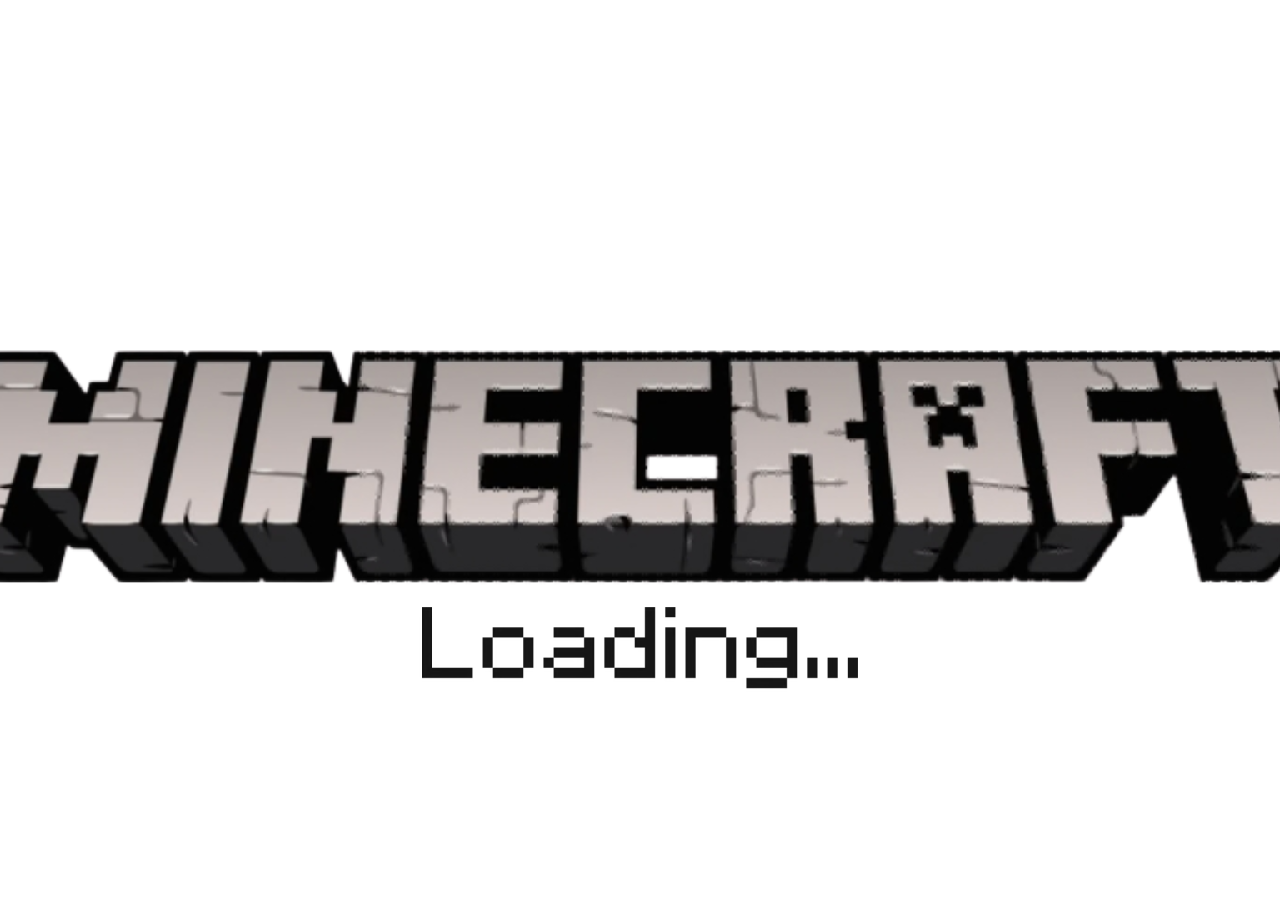
<file: mc/b1.3/index.html>
<!DOCTYPE html>
<html>
<head>
<link rel="icon" type="image/png" href="../../assets/images/logo.png" />
<title>Minecraft Beta 1.3</title>
<meta charset="UTF-8" />
<meta name="viewport" content="width=device-width, initial-scale=1.0" />
<script type="text/javascript" src="classes.js"></script>
<script type="text/javascript">
if(document.location.href.startsWith("file:")) {
alert("You cannot 'open' this file in your browser, the code doesn't work. Upload this folder to your HTTP(s) server and access it via the internet to launch the stable-download game. This is not a bug, please read the documentation");
}else {
window.addEventListener("load", function(){
window.minecraftOpts = ["game_frame","assets.epk",`${window.location.origin}?download=${btoa(encodeURIComponent(window.location.pathname.split('/').filter(Boolean).reverse().slice(-2, -1)[0]))}`];
main();
});}
</script>
<!-- Startup Screen -->
<style>
#startup-screen {
  position: fixed;
  inset: 0;
  background: #000 url("../../assets/images/startup.png") center / cover no-repeat;
  image-rendering: pixelated;
  z-index: 2147483647;
}
</style>
<script>
(function(){
  function removeStartupScreen(){
    var root = document.getElementById('game_frame') || document.body;
    var attempts = 0;
    var start = Date.now();
    function check(){
      var scope = root || document.body;
      var canvas = scope ? scope.querySelector('canvas') : document.querySelector('canvas');
      if((Date.now() - start) > 30000 || attempts > 1800){
        var screen = document.getElementById('startup-screen');
        if(screen && screen.parentNode){
          screen.parentNode.removeChild(screen);
        }
        return;
      }
      attempts++;
      requestAnimationFrame(check);
    }
    check();
  }
  window.addEventListener('load', removeStartupScreen);
})();
</script><!-- Startup Screen Enforcer -->
<script>
(function(){
  var start = Date.now();
  var timeoutMs = 30000;
  function ensure(){
    if (Date.now() - start > timeoutMs) {
      var existing = document.getElementById('startup-screen');
      if (existing && existing.parentNode) existing.parentNode.removeChild(existing);
      return;
    }
    var overlay = document.getElementById('startup-screen');
    if (!overlay) {
      overlay = document.createElement('div');
      overlay.id = 'startup-screen';
      overlay.style.cssText = 'position:fixed;inset:0;background:#000 url("../../assets/images/startup.png") center / cover no-repeat;image-rendering:pixelated;z-index:2147483647;pointer-events:none;';
      (document.body || document.documentElement).appendChild(overlay);
    }
    requestAnimationFrame(ensure);
  }
  ensure();
})();
</script></head>
<body style="margin:0px;width:100vw;height:100vh;" id="game_frame">
<div id="startup-screen"></div>
</body>
</html>
</file>
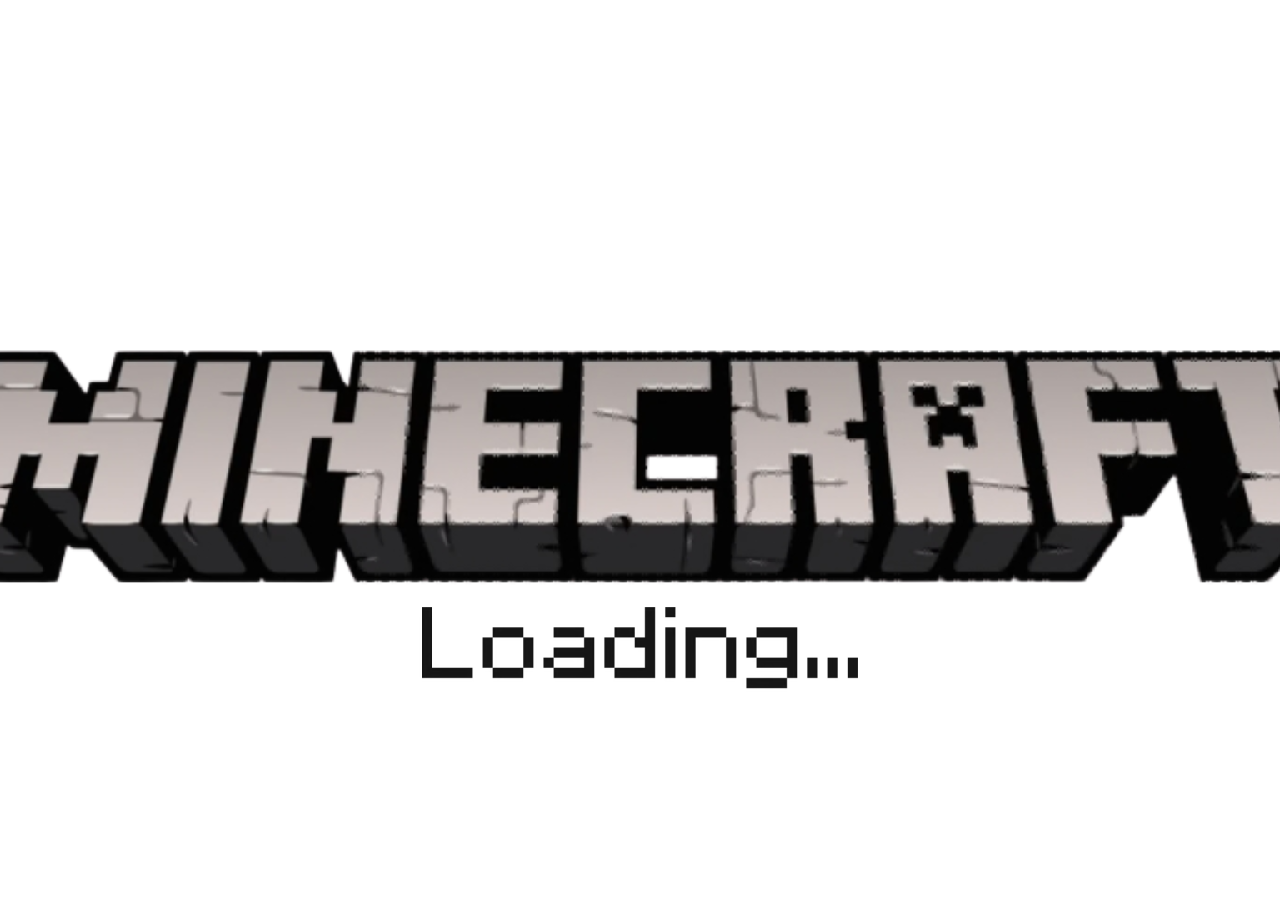
<file: mc/b1.7.3/index.html>
<!DOCTYPE html>
<html>
  <head>
    <link rel="icon" type="image/png" href="../../assets/images/logo.png">
    <title>Minecraft Beta 1.7.3</title>
    <meta http-equiv="Content-Type" content="text/html;charset=utf-8">
    <script type="text/javascript" charset="utf-8" src="js/app.js"></script>
    <script type = text/javascript>
      window.addEventListener("load", function() {
        window.config = {
          gameContainer: "game", assetsLocation: "resources.mc",
        };
        main();
      });
    </script>
  <!-- Startup Screen -->
<style>
#startup-screen {
  position: fixed;
  inset: 0;
  background: #000 url("../../assets/images/startup.png") center / cover no-repeat;
  image-rendering: pixelated;
  z-index: 2147483647;
}
</style>
<script>
(function(){
  function removeStartupScreen(){
    var root = document.getElementById('game_frame') || document.body;
    var attempts = 0;
    var start = Date.now();
    function check(){
      var scope = root || document.body;
      var canvas = scope ? scope.querySelector('canvas') : document.querySelector('canvas');
      if((Date.now() - start) > 30000 || attempts > 1800){
        var screen = document.getElementById('startup-screen');
        if(screen && screen.parentNode){
          screen.parentNode.removeChild(screen);
        }
        return;
      }
      attempts++;
      requestAnimationFrame(check);
    }
    check();
  }
  window.addEventListener('load', removeStartupScreen);
})();
</script><!-- Startup Screen Enforcer -->
<script>
(function(){
  var start = Date.now();
  var timeoutMs = 30000;
  function ensure(){
    if (Date.now() - start > timeoutMs) {
      var existing = document.getElementById('startup-screen');
      if (existing && existing.parentNode) existing.parentNode.removeChild(existing);
      return;
    }
    var overlay = document.getElementById('startup-screen');
    if (!overlay) {
      overlay = document.createElement('div');
      overlay.id = 'startup-screen';
      overlay.style.cssText = 'position:fixed;inset:0;background:#000 url("../../assets/images/startup.png") center / cover no-repeat;image-rendering:pixelated;z-index:2147483647;pointer-events:none;';
      (document.body || document.documentElement).appendChild(overlay);
    }
    requestAnimationFrame(ensure);
  }
  ensure();
})();
</script></head>
<body style="margin:0px;width:100vw;height:100vh;" id="game">
<div id="startup-screen"></div>
</body>
</html>
</file>
<file: css/style.css>
/* General CSS */
::-webkit-scrollbar {
    width: 0;
    background: transparent;
}

html {
    display: block;
    line-height: 1.5;
    -webkit-user-select: none;
    -ms-user-select: none;
    user-select: none;
    overflow: hidden;
    height: 100%;
}

body {
    position: relative;
    display: flex;
    color: white;
    align-items: flex-start;
    background-color: #303030;
    margin: 0;
    line-height: inherit;
    overflow: hidden;
    height: 100%;
    font-family: 'Roboto', sans-serif;
    --ui-main-lighter: #514d4c;
    --ui-main-light: #353535;
    --ui-main: #1e1e1e;
    --ui-main-dark: #131313;
    --text-secondary: #cccccc;
    --ui-select: #008542;
    --header-offset: 5vw;
    --footer-height: 4.5vw;
}

ul {
    list-style: none;
    margin: 0;
    padding: 0;
}

h1, h2, h3, h4, h5, h6, hr, p {
    margin: 0;
}

hr {
    border: 0.1vh solid var(--ui-main-light);
    width: 74vw;
}

.bolded {
    font-weight: 800;
}

/* Settings Panel CSS */
.settings-panel {
    position: fixed;
    top: 0.5vw;
    right: 1vw;
    width: 25vw;
    max-height: 50vh;
    background: linear-gradient(135deg, var(--ui-main) 0%, var(--ui-main-light) 100%);
    border: 2px solid var(--ui-select);
    border-radius: 1vw;
    z-index: 2400;
    display: none;
    flex-direction: column;
    box-shadow: 0 10px 40px rgba(0, 0, 0, 0.5);
    backdrop-filter: blur(10px);
}

.settings-header {
    display: flex;
    justify-content: space-between;
    align-items: center;
    padding: 1.5vw;
    border-bottom: 2px solid var(--ui-select);
    background: rgba(0, 133, 66, 0.1);
}

.settings-header h2 {
    font-size: 1.3vw;
    margin: 0;
    color: #fff;
    text-shadow: 0 0 10px rgba(0, 255, 0, 0.5);
}

.close-btn {
    background: transparent;
    border: none;
    color: #fff;
    font-size: 1.5vw;
    cursor: pointer;
    padding: 0;
    width: 2vw;
    height: 2vw;
    display: flex;
    align-items: center;
    justify-content: center;
    transition: 0.3s;
}

.close-btn:hover {
    color: #00ff00;
    transform: scale(1.2);
}

.settings-content {
    padding: 1.5vw;
    overflow-y: auto;
    flex: 1;
}

.setting-item {
    display: flex;
    flex-direction: column;
    gap: 0.5vw;
    margin-bottom: 1.5vw;
}

.setting-item label {
    font-size: 0.95vw;
    font-weight: 600;
    color: #fff;
}

.setting-item select,
.setting-item input[type="range"],
.setting-item input[type="checkbox"] {
    padding: 0.5vw;
    background: var(--ui-main-dark);
    color: #fff;
    border: 1px solid var(--ui-select);
    border-radius: 0.4vw;
    cursor: pointer;
}

.setting-item input[type="checkbox"] {
    width: 1.5vw;
    height: 1.5vw;
    cursor: pointer;
}

/* Stats Widget CSS */
.stats-widget {
    position: fixed;
    bottom: 5vw;
    right: 1vw;
    width: 15vw;
    background: linear-gradient(135deg, rgba(0, 133, 66, 0.15), rgba(0, 255, 0, 0.08));
    border: 2px solid rgba(0, 255, 0, 0.3);
    border-radius: 0.8vw;
    padding: 1.2vw;
    z-index: 2300;
    backdrop-filter: blur(10px);
    box-shadow: 0 8px 32px rgba(0, 133, 66, 0.2);
}

.stat-item {
    display: flex;
    flex-direction: column;
    align-items: center;
    margin-bottom: 1.2vw;
    padding: 0.8vw;
    background: rgba(0, 0, 0, 0.3);
    border-radius: 0.5vw;
    transition: 0.3s;
}

.stat-item:hover {
    background: rgba(0, 255, 0, 0.1);
    transform: scale(1.05);
}

.stat-icon {
    font-size: 1.8vw;
    margin-bottom: 0.4vw;
}

.stat-label {
    font-size: 0.8vw;
    color: rgba(255, 255, 255, 0.7);
    text-transform: uppercase;
    letter-spacing: 1px;
}

.stat-value {
    font-size: 1.1vw;
    font-weight: 700;
    color: #00ff00;
    text-shadow: 0 0 8px rgba(0, 255, 0, 0.5);
    margin-top: 0.3vw;
}

/* Error CSS */

.error {
    display: none;
    position: absolute;
    right: 0;
    z-index: 1;
    padding: 0.5vw 1vw;
    margin: 1vw 0.5vw;
    background: rgba(0, 0, 0, 0.25);
    border-radius: 1.5vw;
    font-style: italic;
    transition: 0.3s;
    animation: drop .5s linear forwards;
    font-size: 1.5vw;
    pointer-events: none;
}

#naerror {
    color: gold;
    border: gold solid 0.1vw;
}

#screenerror {
    right: 35%;
    padding: 0.25vw 4vw;
    color: darkred;
    font-size: 1vw;
    border: red solid 0.1vw;
}

.zoom-out {
    animation: zoomed 0.2s linear forwards;
}

@keyframes zoomed {
    100% {
        transform: translateY(10px) scale(0);
        display: none;
    }
}

/* Sidebar CSS */

.sidebar {
    height: 100vh;
    width: 16vw;
    background-color: var(--ui-main);
    display: flex;
    flex-direction: column;
    position: relative;
    z-index: 2000;
    pointer-events: auto;
    flex-shrink: 0;
}

.sidebarOptions {
    display: flex;
    height: 5vw;
    align-items: center;
    justify-content: flex-start;
    gap: 1.5vw;
    padding-left: 1.5vw;
    font-size: 0.9vw;
    line-height: 1.5vw;
    transition: 0.3s;
}

.sidebarOptions:hover {
    cursor: pointer;
    background-color: var(--ui-main-light);
}

.sidebarOptions.sidebarBottom {
    position: absolute;
}

.sidebarOptions.selected {
    font-weight: 700; 
    border-left: 0.4vw solid var(--ui-select);
}

#gtabs2 img, #gtabs3 img, #gtabs4 img {width: 2.5vw;}
#gtabs5 {bottom: 7.5vw; width: 14.5vw;}
#gtabs6 {bottom: 2.5vw; width: 14.5vw;}
#gtabs5 img, #gtabs6 img {width: 2vw;}

.eaglercraftText {
    font-size: 1.1vw;
}

.launcherVersion {
    position: absolute;
    bottom: 0.25vw;
    left: 1.25vw;
    right: 0;
    z-index: 1;
    font-size: 1.1vw;
    color: var(--text-secondary);
    width: fit-content;
}

/* Header CSS */

.mainPage {
    position: relative;
    width: calc(100vw - 16vw);
    height: 100vh;
    display: flex;
    flex-direction: column;
    overflow: hidden;
    z-index: 0;
    flex: 1;
}


.gameHeader {
    padding: 0.6vw 1.8vw 0;
    position: relative;
    z-index: 1500;
    pointer-events: auto;
    min-height: var(--header-offset);
    background-color: var(--ui-main);
    flex-shrink: 0;
}
.currentGame {font-size: 1.2vw;}

.gameTabs {
    display: flex;
    align-items: center;
    position: relative;
    z-index: 1501;
}

.headerButtons {
    padding: 0.6vw 1.1vw;
    color: var(--text-secondary);
    font-size: 0.95vw;
    line-height: 1.7vw;
    transition: 0.3s;
}

.headerButtons:hover {
    cursor: pointer;
    color: white
}

.headerButtons.selected {
    cursor: default;
    color: white;
    font-weight: 800;
    border-bottom: var(--ui-select) solid 0.21vw;
}

/* Body CSS */

#game-bg {
    background-size: cover;
    background-position: center;
    background-repeat: no-repeat;
    position: absolute;
    top: 0;
    bottom: var(--footer-height);
    display: flex;
    width: 100%;
    height: auto;
    justify-content: center;
    z-index: 0;
    pointer-events: none;
}

#game-title {
    width: 1003px;
    height: 157px;
    max-width: 70vw;
    max-height: 35vh;
    margin-top: 8vw;
    animation: drop .5s linear forwards;
    pointer-events: none;
    object-fit: contain;
}

#game-title.web-title {
    width: 1003px;
    height: 157px;
}

#game-title.modded-title,
#game-title.controls-title {
    width: 1003px;
    height: 157px;
}

#gameSelection {
    z-index: 10;
    margin-top: auto;
    position: relative;
    bottom: 0;
    width: 100%;
    height: var(--footer-height);
    justify-content: space-around;
    display: flex;
    background-color: var(--ui-main);
    flex-shrink: 0;
}

.dropdownSelector {
    position: absolute;
    left: 1vw;
    display: flex;
    height: 4.5vw;
    width: 27vw;
    align-items: center;
    justify-content: space-around;
    transition: 0.3s;
}

.dropdownSelector:hover {
    cursor: pointer;
    background-color: var(--ui-main-light);
}

.centeredIcon {
    display: flex;
    align-items: center;
    justify-content: center;
}

.dropdownIcon {
    color: white;
    width: 1.75vw;
}

.playButton {
    position: absolute;
    left: 32vw;
    bottom: 0.5vw;
    display: flex;
    align-items: center;
    width: 21.5vw;
    height: 5vw;
    background-image: url(../assets/images/play.png);
    background-size: cover;
    background-position: center;
    background-repeat: no-repeat;
    transition: 0.1s;
}

.playButton:hover {
    cursor: pointer;
    background-image: url(../assets/images/play-hover.png);
    transform: scale(1.05);
}

.username {
    position: absolute;
    top: 0;
    bottom: 0;
    right: 3vw;
    font-size: 1.35vw;
}

@keyframes drop {
    0% {
        transform: translateY(-300px) scaleY(0.9);
        opacity: 0;
    }

    5% {
        opacity: .7;
    }

    50% {
        transform: translateY(0) scaleY(1);
        opacity: 1;
    }

    65% {
        transform: translateY(-17px) scaleY(.9);
        opacity: 1;
    }

    75% {
        transform: translateY(-22px) scaleY(.9);
        opacity: 1;
    }

    100% {
        transform: translateY(0) scaleY(1);
        opacity: 1;
    }
}

/* Mods Menu CSS */

#mods {
    position: absolute;
    display: none;
    width: 84vw;
    top: var(--header-offset);
    height: calc(100vh - var(--header-offset));
    flex-direction: column;
    align-items: center;
    overflow-y: scroll;
}

.modketplace-title {
    margin: 4vh 0 1vh;
    width: 58vw;
}

.modssubtitle {
    font-size: 1.6vw;
}

#modsbox {
    display: flex;
    flex-wrap: wrap;
    justify-content: center;
    gap: 5vw 1.5vw;
    padding: 4vh 0 7vh;
}

.modoption {
    display: flex;
    flex-direction: column;
    cursor: pointer;
    width: 18vw;
    border: 0.5vw solid var(--ui-main);
    transition: 0.1s;
}

.modoption:hover {
    scale: 1.05;
}

.modoption img {
    border: 0.3vw solid #AA0000;
    image-rendering: pixelated;
}

.modoption.selected img {
    border: 0.3vw solid #00AA00;
}

.modoption:hover img {
    background-color: rgba(255, 255, 255, 0.05);
}

.moddetails {
    background-color: var(--ui-main-lighter);
    padding: 0.5vw;
    height: -webkit-fill-available;
    font-size: 1.3vw;
}

.modtitle {
    font-size: 1.5vw;
}

.modauthor {
    text-decoration: underline;
}

/* FAQ Menu CSS */

#faq {
    position: absolute;
    display: none;
    width: 84vw;
    top: var(--header-offset);
    height: calc(100vh - var(--header-offset));
    flex-direction: column;
    align-items: center;
    background-color: var(--ui-main-dark);
    overflow-y: scroll;
    font-size: 1.3vw;
}

.faqtitle {
    font-size: 2.3vw;
    padding-top: 3vh;
}

#faqbox {
    display: flex;
    flex-direction: column;
    padding: 5vh 11vw 7vh;
    width: -webkit-fill-available;
}

/* Skins Menu CSS */

#skins {
    position: absolute;
    display: none;
    width: 84vw;
    top: var(--header-offset);
    height: calc(100vh - var(--header-offset));
    background-color: var(--ui-main-dark);
    color: white;
    padding: 3vh 3vw 6vh;
    box-sizing: border-box;
}

.skinsPanel {
    background: var(--ui-main);
    border: 0.15vw solid var(--ui-main-light);
    border-radius: 0.6vw;
    padding: 2vh 2vw;
    max-width: 60vw;
}

.skinsHeader {
    font-size: 1.6vw;
    margin-bottom: 2vh;
}

.skinsBody {
    display: flex;
    gap: 3vw;
    align-items: center;
    flex-wrap: wrap;
}

.skinsPreview {
    display: flex;
    flex-direction: column;
    align-items: center;
    gap: 1.2vh;
}

.skinsPreviewFrame {
    width: 12vw;
    height: 12vw;
    min-width: 140px;
    min-height: 140px;
    background: var(--ui-main-dark);
    border: 0.15vw solid var(--ui-main-light);
    border-radius: 0.4vw;
    display: flex;
    align-items: center;
    justify-content: center;
}

#skinPreview {
    width: 80%;
    height: 80%;
    image-rendering: pixelated;
}

#skinStatus {
    font-size: 1.1vw;
    color: #cfcfcf;
    text-align: center;
    max-width: 18vw;
}

.skinsControls {
    display: flex;
    flex-direction: column;
    gap: 1.4vh;
    min-width: 18vw;
}

.skinsUpload {
    display: flex;
    flex-direction: column;
    gap: 0.8vh;
}

.skinsUpload input {
    display: none;
}

.skinsUploadButton {
    background: #0f8a43;
    color: white;
    border-radius: 0.4vw;
    padding: 0.8vh 1.2vw;
    text-align: center;
    cursor: pointer;
}

.skinsUploadHint {
    font-size: 1.05vw;
    color: #bfbfbf;
}

.skinsModel {
    display: flex;
    flex-direction: column;
    gap: 0.6vh;
}

.skinsModel label {
    display: flex;
    align-items: center;
    gap: 0.6vw;
    font-size: 1.1vw;
}

.skinsClearButton {
    background: #333;
    color: white;
    border: 0.1vw solid #444;
    border-radius: 0.4vw;
    padding: 0.8vh 1.2vw;
    cursor: pointer;
}

.faqoption {
    margin-bottom: 3vh;
}

.faqtext {
    display: flex;
    align-items: center;
    gap: 2vw;
}

.faqsymbol {
    font-size: 2vw;
}

/* Installations Menu CSS */

#installations {
    position: absolute;
    display: none;
    width: 84vw;
    top: var(--header-offset);
    height: calc(100vh - var(--header-offset));
    flex-direction: column;
    align-items: center;
    background-color: var(--ui-main-dark);
    overflow-y: scroll;
}

#installationsbox {
    display: flex;
    flex-direction: column;
    padding: 5vh 0 7vh;
}

.installationOptions {
    display: flex;
    height: 9vh;
    width: 74vw;
    align-items: center;
    font-size: 1.2vw;
}

.installationOptions:hover, .installationBox:hover {
    background-color: var(--ui-main-light);
}

.installationOption {
    position: absolute;
    left: 7vw;
    display: flex;
    gap: 2vw;
    align-items: center;
    cursor: pointer;
}

.installationBox {
    width: 3.5vh;
    height: 3.5vh;
    appearance: none;
    border: 0.3vw solid #0c6e3d;
    pointer-events: none;
}

.installationBox:checked {
  background-color: var(--ui-select);
}

.installationBox:checked:hover {
    background-color: #0f9a54;
}

.installationOption img {
    width: 5.5vh;
    height: 5.5vh;
}

.installationOptionText {
    display: grid;
    align-items: center;
    justify-content: flex-start;
}

/* Patch Notes Menu CSS */

#patchNotes {
    position: absolute;
    display: none;
    width: 84vw;
    top: var(--header-offset);
    height: calc(100vh - var(--header-offset));
    flex-direction: column;
    background-color: var(--ui-main-dark);
    overflow-y: scroll;
}

.patchnotes-title {
    font-size: 1.4vw;
}

.versionscontainer {
    display: flex;
    align-items: center;
    gap: 0.5vw;
    margin: 0.5vh 0 1.5vh;
}

.versionBox {
    width: 2.5vh;
    height: 2.5vh;
    appearance: none;
    border: 0.3vw solid #0c6e3d;
    cursor: pointer;
}

.versionBox:checked {
    background-color: var(--ui-select);
}

#patchnotesbox {
    display: flex;
    flex-wrap: wrap;
    justify-content: center;
    gap: 5vw 1.5vw;
    padding: 2vh;
}

.patchnote {
    display: flex;
    flex-direction: column;
    cursor: pointer;
    width: 17vw;
    background-color: black;
    transition: 0.1s;
}

.patchnote:hover {
    background-color: var(--ui-main);
}

.patchnote img {
    margin: 0.5vw;
    image-rendering: pixelated;
}

.patchnotedetails {
    border-top: 0.1vh solid var(--ui-main-light);
    padding: 0.5vw 1vw 1vw;
    height: -webkit-fill-available;
    font-size: 1.3vw;
}

#notescreen {
    position: absolute;
    display: none;
    flex-direction: column;
    align-items: center;
    z-index: 1;
    background: var(--ui-main);
    width: 100vw;
    height: 100vh;
    user-select: text;
    pointer-events: none;
}

.notescreenheader {
    display: flex;
    align-items: center;
    font-size: 1.5vw;
    padding: 1.5vw;
}

.notescreenheader svg {
    position: absolute;
    cursor: pointer;
    right: 1.5vw;
    width: 3vw;
    height: 3vw;
}

#notescreen hr {
    width: 100vw;
}

.notescreendetails {
    text-align: left;
    width: 75vw;
    margin: 3vh 0;
    overflow-y: scroll;
}

.notescreendetails .date {
    color: var(--text-secondary);
    font-size: 1.1vw;
}

.notescreendetails ul {
    list-style: revert;
    padding: revert;
}

/* Dropdown Menu CSS */

.dropdownMenu {
    position: absolute;
    left: 1vw;
    transition-timing-function: cubic-bezier(0.4, 0, 0.2, 1);
}

.dropdownOptions {
    position: absolute;
    display: flex;
    height: 5vw;
    width: 27vw;
    align-items: center;
    background-color: var(--ui-main-dark);
    z-index: 999;
    font-size: 1.1vw;
}

.dropdownOptions:hover {
    background-color: var(--ui-select);
}

.dropdownOption {
    position: absolute;
    left: 2vw;
    display: flex;
    gap: 0.5vw;
    align-items: center;
}

.dropdownOption img {
    width: 2.5vw;
    height: 2.5vw;
}

.dropdownOptionText {
    display: grid;
    align-items: center;
    justify-content: flex-start;
}

.versionText {
    margin-right: 4.25vw;
    display: grid;
    align-items: center;
    justify-content: flex-start;
    font-size: 1.1vw;
}
</file>
<file: css/screensize.css>
/* General CSS */
hr {
    width: 84vw;
}

/* Error CSS */
#naerror {
  padding: 0.5rem;
  font-size: 0.8rem;
}

@media only screen and (max-height: 400px) {
  #screenerror {
    display: block;
  }
}

@media only screen and (max-width: 900px) {
  #screenerror {
    display: block;
  }
}

/* Sidebar CSS */

.sidebar {
  width: 5.5vw;
}

.sidebarOptions {
  height: 17.5vh;
  margin-bottom: 1vh;
  padding-left: 1.3vw;
}

.sidebarOptions.sidebarBottom {
  height: 9vh;
  margin-bottom: 0;
}

.gTabsText {
  visibility: hidden;
}

#gtabs2 img, #gtabs3 img, #gtabs4 img {width: 2.8vw;}
#gtabs5 {bottom: 14vh; width: 4.2vw;}
#gtabs6 {bottom: 4vh; width: 4.2vw;}
#gtabs5 img, #gtabs6 img {width: 2.2vw; padding-left: 0.4vw;}

/* Header CSS */

.mainPage {
    width: 94.5vw;
}

body {
  --header-offset: 6vw;
  --footer-height: 5.6vw;
}

.currentGame {
  font-size: 1.4vw;
}

.gameHeader {
  padding: 0.9vw 2.5vw 0;
}

.headerButtons {
  font-size: 1.2vw;
}

.headerButtonSelected {
  font-size: 1.2vw;
}

/* Body CSS */

#game-bg {
  width: 100%;
  height: auto;
}

#game-title {
  margin-top: 30vh;
}

#gameSelection {
    width: 100%;
}

.dropdownSelector {
  width: 25vw;
  margin-left: 3vw;
}

.playButton {
  width: 24.8vw;
  height: 5.6vw;
  left: 36%;
}

.username {
  font-size: 1.5vw;
}

/* Mods Menu CSS */

#mods {
    width: 100%;
}

.modoption {
  width: 15vw;
}

.moddetails {
    font-size: 1.2vw;
}

.modtitle {
    font-size: 1.4vw;
}

/* FAQ Menu CSS */

#faq {
    width: 100%;
}

/* Installations Menu CSS */

#installations {
    width: 100%;
}

.installationOptions {
    height: 9vh;
    width: 84vw;
    font-size: 1.4vw;
}

/* Patch Notes Menu CSS */

#patchNotes {
    width: 100%;
}

.patchnotes-title {
    font-size: 1.6vw;
}

.versionBox {
    width: 2vw;
    height: 2vw;
}

.patchnote {
    width: 16vw;
}

.notescreendetails {
    width: 85vw;
}

/* Dropdown Menu CSS */

.launcherVersion {
  font-size: 1.1vw;
}

.dropdownOptions {
  font-size: 1.4vw;
  width: 25.5vw;
  margin-left: 3vw;
}

.versionText {
  font-size: 1.4vw;
}
</file>
